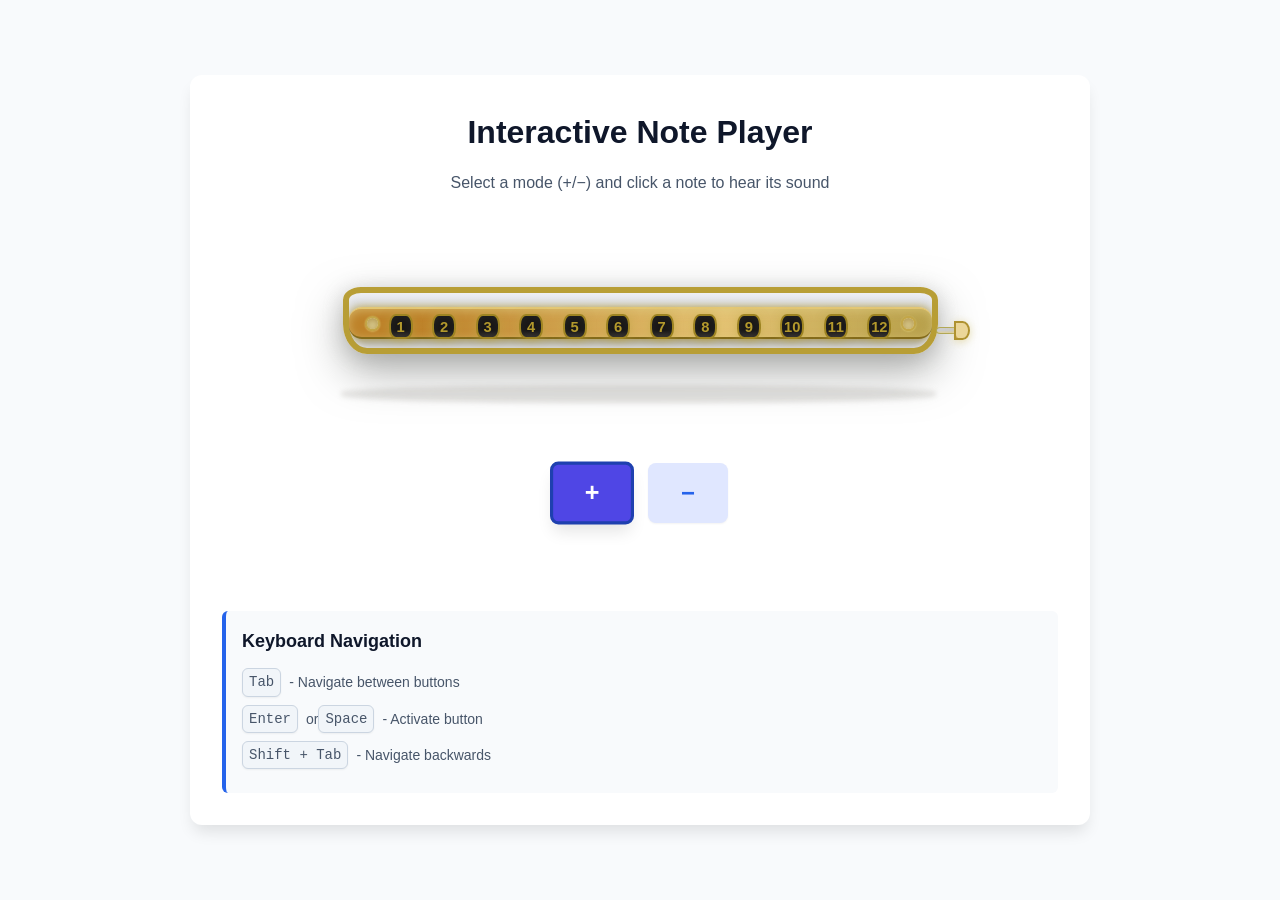
<file: Anvi_harmonica.html>
<!DOCTYPE html>
<html lang="en">
  <head>
    <meta charset="UTF-8" />
    <title>CSS Harmonica</title>
    <link rel="stylesheet" href="Anvi_harmonica.css" />
  </head>
  <body>



    <main class="player-container" role="main">
        <header class="player-header">
            <h1>Interactive Note Player</h1>
            <p class="player-description">Select a mode (+/−) and click a note to hear its sound</p>
        </header>

        <div class="container-harmonica-page">
        <div class="harmonica">
      <div class="harmonica-shadow"></div>
      <div class="harmonica-shell">
        <div class="harmonica-goldbar"></div>
        <div class="harmonica-screw left"></div>
        <div class="harmonica-screw right"></div>
        <div class="harmonica-slide">
          <div class="slide-rod"></div>
          <div class="slide-button"></div>
        </div>
        <div class="holes-row" id="holesRow"></div>
      </div>
      <div class="hole-output" id="holeOutput"></div>
    </div>

        <section class="mode-section" aria-label="Mode selection">
            <h2 class="visually-hidden">Select Playing Mode</h2>
            <div class="mode-buttons" role="group" aria-label="Mode toggle buttons">
                <button 
                    type="button"
                    id="mode-plus"
                    class="mode-btn active"
                    data-mode="plus"
                    aria-pressed="true"
                    aria-label="Plus mode"
                    title="Plus Mode">
                    <span aria-hidden="true">+</span>
                </button>
                <button 
                    type="button"
                    id="mode-minus"
                    class="mode-btn"
                    data-mode="minus"
                    aria-pressed="false"
                    aria-label="Minus mode"
                    title="Minus Mode">
                    <span aria-hidden="true">−</span>
                </button>
            </div>
            <div id="mode-status" class="visually-hidden" role="status" aria-live="polite" aria-atomic="true">
                Current mode: Plus
            </div>
        </section>

        <section class="notes-section" aria-label="Musical notes">
            <h2 class="visually-hidden">Select a Note to Play</h2>
            <div id="notes-container" class="notes-grid" role="group" aria-label="12 musical note buttons"></div>
            <div id="note-status" class="visually-hidden" role="status" aria-live="polite" aria-atomic="true">
                No note played yet
            </div>
        </section>

        <aside class="keyboard-instructions" aria-label="Keyboard navigation help">
            <h3>Keyboard Navigation</h3>
            <ul>
                <li><kbd>Tab</kbd> - Navigate between buttons</li>
                <li><kbd>Enter</kbd> or <kbd>Space</kbd> - Activate button</li>
                <li><kbd>Shift + Tab</kbd> - Navigate backwards</li>
            </ul>
        </aside>

        <div id="audio-container" class="visually-hidden" aria-hidden="true"></div>
    </main>
    </div>

    <script>
      
    </script>


    <script type="module" src="SriPriyan_buttonplayer.js"></script>
  </body>
</html>
</file>
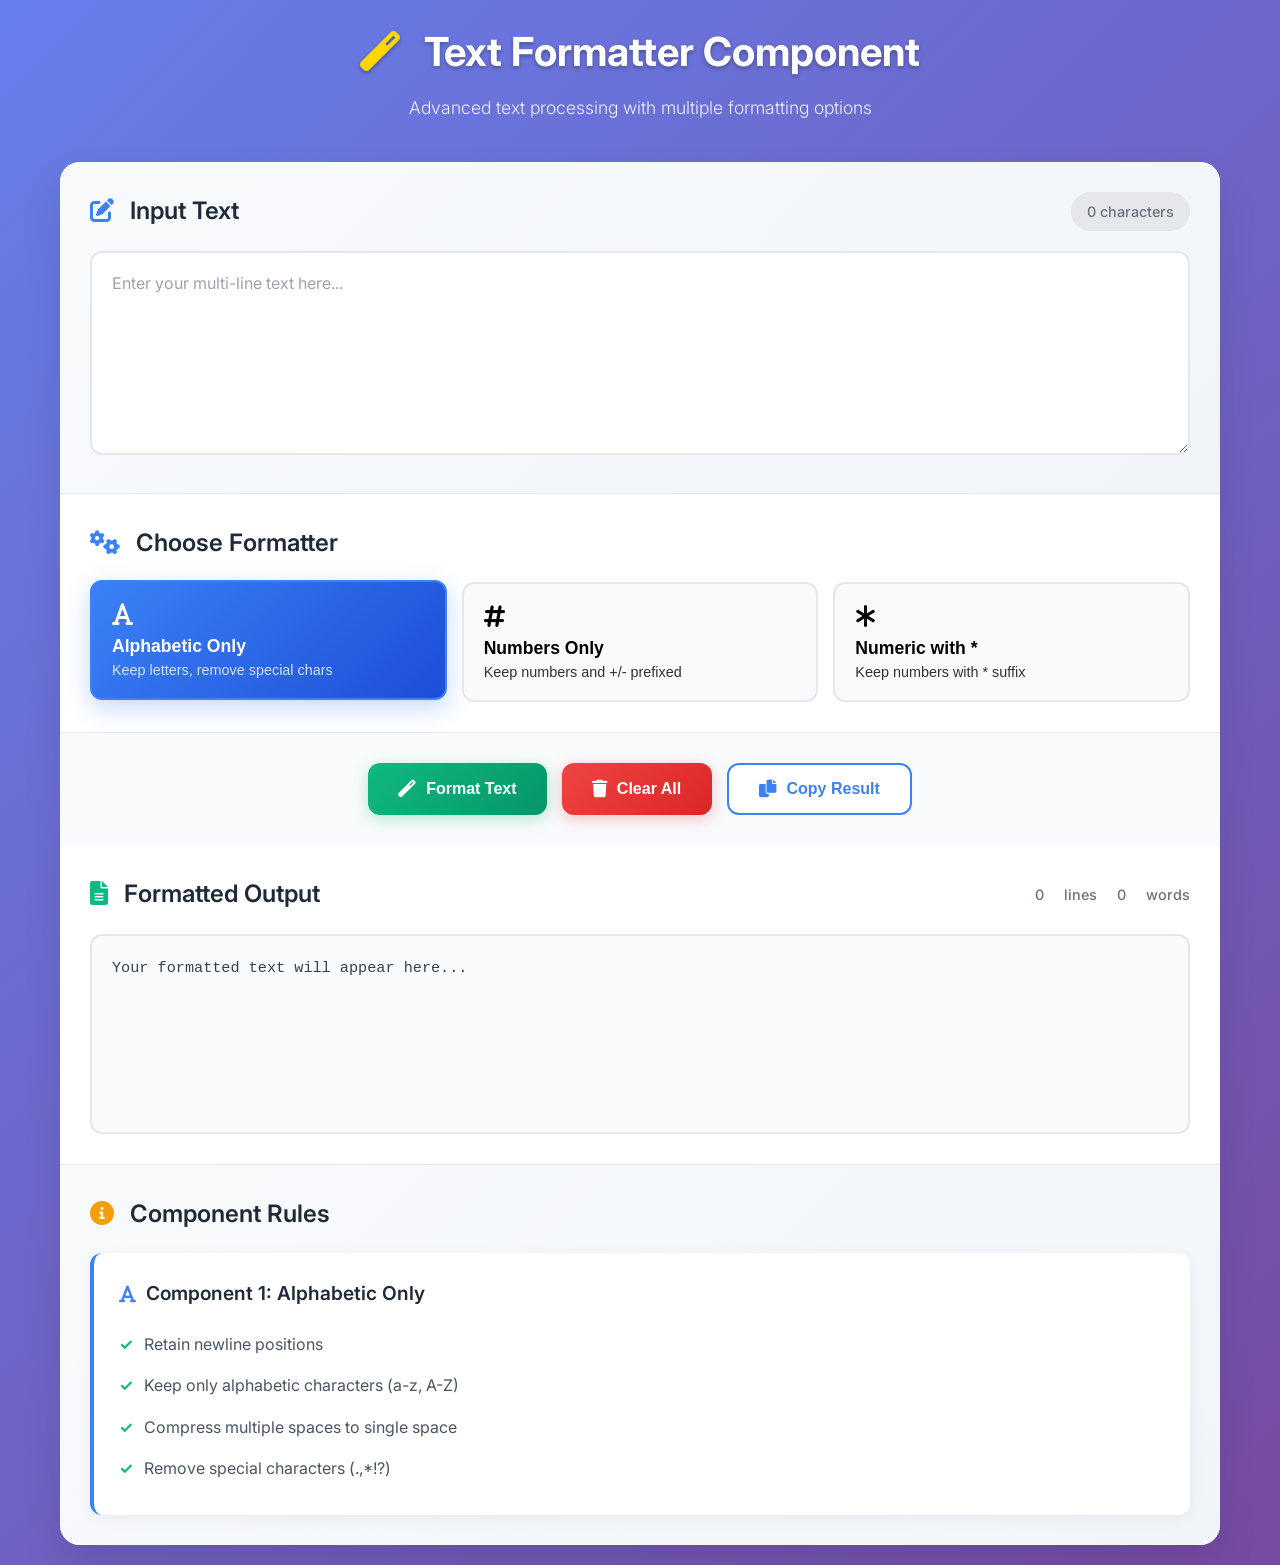
<file: Girish_textformatter.html>
<!DOCTYPE html>
<html lang="en">
<head>
    <meta charset="UTF-8">
    <meta name="viewport" content="width=device-width, initial-scale=1.0">
    <title>Text Formatter Component - Girish</title>
    <link rel="stylesheet" href="Girish_textformatter_style.css">
    <link href="https://fonts.googleapis.com/css2?family=Inter:wght@300;400;500;600;700&display=swap" rel="stylesheet">
    <link rel="stylesheet" href="https://cdnjs.cloudflare.com/ajax/libs/font-awesome/6.0.0/css/all.min.css">
</head>
<body>
    <div class="container">
        <header class="header">
            <h1 class="title">
                <i class="fas fa-magic"></i>
                Text Formatter Component
            </h1>
            <p class="subtitle">Advanced text processing with multiple formatting options</p>
        </header>

        <div class="main-content">
            <!-- Input Section -->
            <div class="input-section">
                <div class="input-header">
                    <h2><i class="fas fa-edit"></i> Input Text</h2>
                    <div class="char-counter">
                        <span id="charCount">0</span> characters
                    </div>
                </div>
                <textarea 
                    id="inputText" 
                    class="text-input" 
                    placeholder="Enter your multi-line text here..."
                    rows="8"
                ></textarea>
            </div>

            <!-- Component Selection -->
            <div class="component-selection">
                <h2><i class="fas fa-cogs"></i> Choose Formatter</h2>
                <div class="component-tabs">
                    <button class="tab-btn active" data-component="1">
                        <i class="fas fa-font"></i>
                        <span>Alphabetic Only</span>
                        <small>Keep letters, remove special chars</small>
                    </button>
                    <button class="tab-btn" data-component="2">
                        <i class="fas fa-hashtag"></i>
                        <span>Numbers Only</span>
                        <small>Keep numbers and +/- prefixed</small>
                    </button>
                    <button class="tab-btn" data-component="3">
                        <i class="fas fa-asterisk"></i>
                        <span>Numeric with *</span>
                        <small>Keep numbers with * suffix</small>
                    </button>
                </div>
            </div>

            <!-- Action Buttons -->
            <div class="action-buttons">
                <button id="formatBtn" class="btn btn-primary">
                    <i class="fas fa-magic"></i>
                    Format Text
                </button>
                <button id="clearBtn" class="btn btn-secondary">
                    <i class="fas fa-trash"></i>
                    Clear All
                </button>
                <button id="copyBtn" class="btn btn-outline">
                    <i class="fas fa-copy"></i>
                    Copy Result
                </button>
            </div>

            <!-- Output Section -->
            <div class="output-section">
                <div class="output-header">
                    <h2><i class="fas fa-file-text"></i> Formatted Output</h2>
                    <div class="output-stats">
                        <span id="lineCount">0</span> lines
                        <span id="wordCount">0</span> words
                    </div>
                </div>
                <div class="output-container">
                    <pre id="outputText" class="output-text">Your formatted text will appear here...</pre>
                </div>
            </div>

            <!-- Component Rules -->
            <div class="rules-section">
                <h2><i class="fas fa-info-circle"></i> Component Rules</h2>
                <div class="rules-content">
                    <div class="rule-card" id="rule1">
                        <h3><i class="fas fa-font"></i> Component 1: Alphabetic Only</h3>
                        <ul>
                            <li>Retain newline positions</li>
                            <li>Keep only alphabetic characters (a-z, A-Z)</li>
                            <li>Compress multiple spaces to single space</li>
                            <li>Remove special characters (.,*!?)</li>
                        </ul>
                    </div>
                    <div class="rule-card" id="rule2" style="display: none;">
                        <h3><i class="fas fa-hashtag"></i> Component 2: Numbers Only</h3>
                        <ul>
                            <li>Retain newline positions</li>
                            <li>Keep only numeric terms (0-9)</li>
                            <li>Keep +/- prefixed numbers (+5, -6, +12)</li>
                        </ul>
                    </div>
                    <div class="rule-card" id="rule3" style="display: none;">
                        <h3><i class="fas fa-asterisk"></i> Component 3: Numeric with *</h3>
                        <ul>
                            <li>Retain terms where * follows numeric terms (+6*, -7*)</li>
                            <li>Compress multiple spaces to single space</li>
                            <li>Remove special characters except *</li>
                        </ul>
                    </div>
                </div>
            </div>
        </div>

        <!-- Toast Notifications -->
        <div id="toast" class="toast">
            <i class="fas fa-check-circle"></i>
            <span id="toastMessage">Text formatted successfully!</span>
        </div>
    </div>

    <script src="Girish_textformatter_script.js"></script>
</body>
</html>
</file>
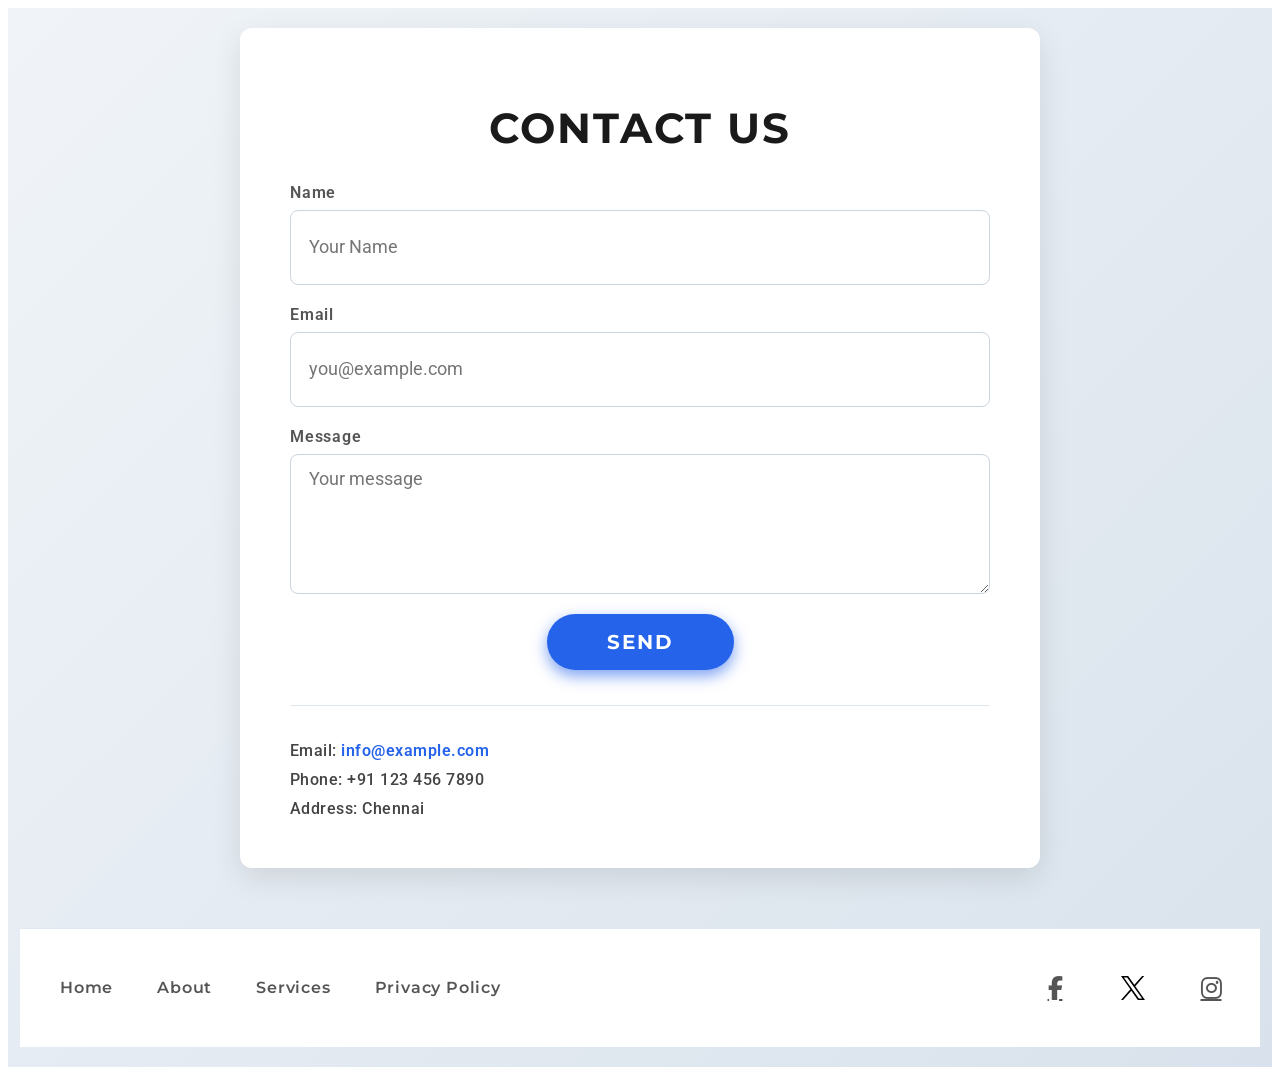
<file: nerolena_contactfooter.html>
<!DOCTYPE html>
<html lang="en">
<head>
    <meta charset="UTF-8" />
    <meta name="viewport" content="width=device-width, initial-scale=1" />
    <title>Contact & Footer</title>
    <link rel="stylesheet" href="nerolena_contactfooter_style.css" />
    <link rel="stylesheet" href="https://cdnjs.cloudflare.com/ajax/libs/font-awesome/6.4.0/css/all.min.css" />
</head>
<body>
    <div class="ContactFooterApp">
       
        <section class="contact-section">
            <h2>Contact Us</h2>
            <form class="contact-form" id="contactForm" novalidate>
                <div class="form-group">
                    <label for="name">Name</label>
                    <input type="text" id="name" name="name" placeholder="Your Name" required />
                </div>
                <div class="form-group">
                    <label for="email">Email</label>
                    <input type="email" id="email" name="email" placeholder="you@example.com" required />
                </div>
                <div class="form-group">
                    <label for="message">Message</label>
                    <textarea id="message" name="message" placeholder="Your message" required></textarea>
                </div>
                <button type="submit">Send</button>
            </form>
            <div class="contact-details">
                <p>Email: <a href="mailto:info@example.com">info@example.com</a></p>
                <p>Phone: +91 123 456 7890</p>
                <p>Address: Chennai</p>
            </div>
        </section>

        <footer class="footer">
            <div class="footer-links">
                <a href="#">Home</a>
                <a href="#">About</a>
                <a href="#">Services</a>
                <a href="#">Privacy Policy</a>
            </div>
            <div class="social-icons">
                <a href="#" class="social-icon" aria-label="Facebook" title="Facebook"><i class="fab fa-facebook-f"></i></a>
                <a href="#" class="social-icon" aria-label="[translate:X]" title="[translate:X]">
                    <img src="x-logo.svg" alt="[translate:X] logo" />
                </a>
                <a href="#" class="social-icon" aria-label="Instagram" title="Instagram"><i class="fab fa-instagram"></i></a>
            </div>
        </footer>
    </div>

    <script src="nerolena_contactfooter_script.js"></script>
</body>
</html>
</file>
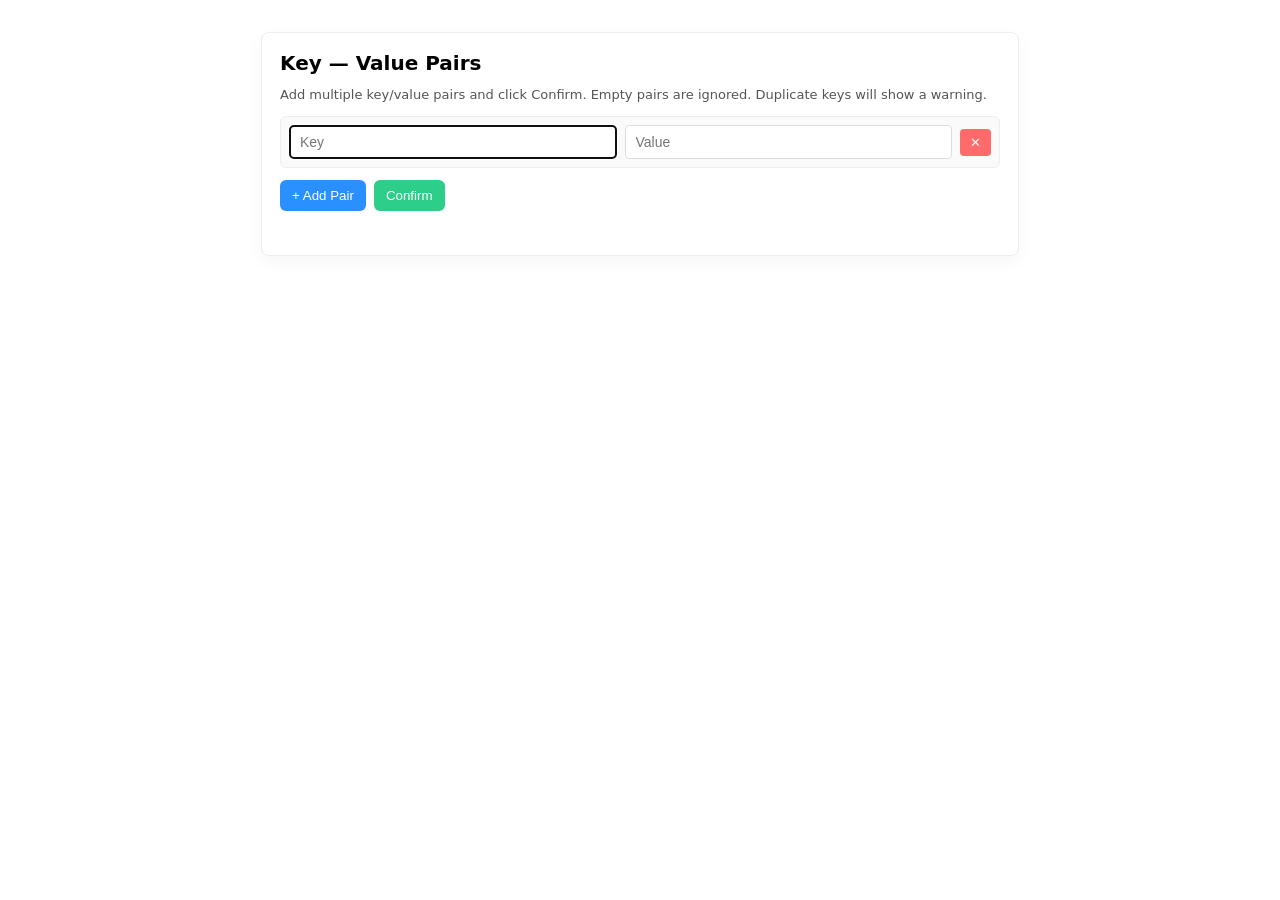
<file: Vinayak_keypairs.html>
<!doctype html>
<html lang="en">
<head>
  <meta charset="utf-8">
  <meta name="viewport" content="width=device-width,initial-scale=1">
  <title>Vinayak — Key Value Pairs</title>
  <link rel="stylesheet" href="Vinayak_keypairs_style.css">
</head>
<body>
  <div class="Vinayak">
    <h1>Key — Value Pairs</h1>
    <p class="Vinayak__hint">Add multiple key/value pairs and click Confirm. Empty pairs are ignored. Duplicate keys will show a warning.</p>

    <div class="Vinayak__rows" aria-live="polite">
      <!-- rows injected here -->
    </div>

    <div class="Vinayak__controls">
      <button type="button" class="Vinayak__add">+ Add Pair</button>
      <button type="button" class="Vinayak__confirm">Confirm</button>
    </div>

    <div class="Vinayak__message" aria-live="assertive"></div>
  </div>

  <script src="Vinayak_keypairs_script.js" defer></script>
</body>
</html>
</file>
<file: Anvi_harmonica.css>
body {
  font-family: sans-serif;
  background: #f4f4f4;
  margin: 0;
  padding: 0;
}


.container-harmonica-page
{
  display: flex;
  flex-direction: column;
}

.harmonica {
  width: 630px;
  margin: 60px auto 0 auto;
  position: relative;
  padding-bottom: 46px;
}

.harmonica-shadow {
  width: 595px;
  height: 18px;
  margin: 0 auto;
  background: radial-gradient(ellipse at center, #b2b0aa 65%, transparent 100%);
  border-radius: 40%;
  position: absolute;
  left: 16px;
  top: 98px;
  z-index: 0;
  opacity: 0.35;
  filter: blur(2.5px);
}

.harmonica-shell {
  position: relative;
  margin: 0 auto;
  width: 595px;
  height: 67px;
  background: linear-gradient(180deg, #edeff5 0%, #d2d5db 31%, #adadaa 80%);
  border-radius: 18px 18px 24px 24px / 13px 13px 30px 30px;
  box-shadow: 0 18px 44px #8b8c89ab, 0 -1.5px 8px #eee inset, 0 4px 20px #8885;
  border: 6.5px solid #b89e36;
  overflow: visible;
  z-index: 2;
}

.harmonica-goldbar {
  position: absolute;
  left: 0;
  right: 0;
  top: 14px;
  height: 32px;
  background: linear-gradient(90deg, #be832a 12%, #e4c373 64%, #b7a04b 100%);
  border-radius: 13px;
  border-top: 2.5px solid #e3c774;
  border-bottom: 2.5px solid #846b1a;
  z-index: 2;
  box-shadow: 0 2px 10px #e0ce8792 inset, 0 0 8px #ba9d33e0;
}

.harmonica-screw {
  position: absolute;
  top: 23px;
  width: 15px;
  height: 15px;
  background: radial-gradient(circle at 62% 48%, #ede6b2 74%, #ad903b 100%);
  border-radius: 50%;
  border: 2.5px solid #c3a648;
  box-shadow: 0 2px 8px #885e08a6 inset, 0 0.5px 2px #e5d782bb;
  z-index: 11;
}
.harmonica-screw.left {
  left: 16px;
}
.harmonica-screw.right {
  right: 16px;
}

.harmonica-slide {
  position: absolute;
  right: -42px;
  top: 27px;
  width: 38px;
  height: 20px;
  display: flex;
  align-items: center;
  z-index: 15;
}
.slide-rod {
  width: 22px;
  height: 7px;
  background: linear-gradient(180deg, #ccc 50%, #dfd19d 100%);
  border: 1.2px solid #b2a855;
  border-radius: 5px 0 0 5px / 4px 0 0 4px;
}
.slide-button {
  width: 16px;
  height: 18.5px;
  background: radial-gradient(ellipse at 60% 42%, #ebd699 81%, #be9230 100%);
  border: 2px solid #af9230;
  border-radius: 0 50% 50% 0/ 0 56% 56% 0;
  margin-left: -3.5px;
  box-shadow: 0 1.5px 8px #dbcb88a9;
}

.holes-row {
  position: absolute;
  left: 40px;
  right: 40px;
  top: 18px;
  height: 31px;
  display: flex;
  gap: 5px;
  z-index: 8;
  justify-content: space-between;
  align-items: center;
}

.harmonica-hole {
  width: 24px;
  height: 25px;
  border-radius: 29%/42%;
  background: linear-gradient(180deg, #191716 70%, #3f3a36 98%);
  border: 2.2px solid #9e8422;
  box-shadow: 0 1px 8px #baa44482, 0 1px 8px #222 inset;
  font-size: 0.92rem;
  color: #b3992c;
  font-weight: bold;
  cursor: pointer;
  outline: none;
  transition: background 0.21s, box-shadow 0.13s;
  margin-top: 3px;
  margin-bottom: 3.2px;
}
.harmonica-hole:hover,
.harmonica-hole:focus {
  background: linear-gradient(180deg, #2b2826 85%, #514b47 100%);
  border-color: #e9cd79;
  box-shadow: 0 0 13px #000000a0, 0 0 14px #faee8b;
}

.hole-output {
  margin-top: 35px;
  font-size: 1.23rem;
  color: #b3992c;
  min-height: 28px;
  font-weight: bold;
  transition: color 0.17s;
}



/* ========================================
   CSS Variables for Theme Management
   ======================================== */
:root {
    /* Color Palette */
    --primary-color: #2563eb;
    --primary-hover: #1d4ed8;
    --primary-active: #1e40af;
    --secondary-color: #7c3aed;
    --accent-color: #06b6d4;
    
    /* Background Colors */
    --bg-body: #f8fafc;
    --bg-container: #ffffff;
    --bg-note-btn: #f1f5f9;
    --bg-note-hover: #e2e8f0;
    --bg-note-active: #cbd5e1;
    --bg-mode-btn: #e0e7ff;
    --bg-mode-active: #4f46e5;
    
    /* Text Colors */
    --text-primary: #0f172a;
    --text-secondary: #475569;
    --text-white: #ffffff;
    --text-muted: #64748b;
    
    /* Border and Shadow */
    --border-color: #cbd5e1;
    --shadow-sm: 0 1px 2px 0 rgba(0, 0, 0, 0.05);
    --shadow-md: 0 4px 6px -1px rgba(0, 0, 0, 0.1);
    --shadow-lg: 0 10px 15px -3px rgba(0, 0, 0, 0.1);
    
    /* Spacing */
    --spacing-xs: 0.5rem;
    --spacing-sm: 0.75rem;
    --spacing-md: 1rem;
    --spacing-lg: 1.5rem;
    --spacing-xl: 2rem;
    
    /* Typography */
    --font-base: -apple-system, BlinkMacSystemFont, 'Segoe UI', Roboto, 'Helvetica Neue', Arial, sans-serif;
    --font-mono: 'Courier New', Courier, monospace;
    --font-size-sm: 0.875rem;
    --font-size-base: 1rem;
    --font-size-lg: 1.125rem;
    --font-size-xl: 1.5rem;
    --font-size-2xl: 2rem;
    
    /* Transitions */
    --transition-fast: 150ms ease-in-out;
    --transition-base: 250ms ease-in-out;
    --transition-slow: 350ms ease-in-out;
    
    /* Border Radius */
    --radius-sm: 0.375rem;
    --radius-md: 0.5rem;
    --radius-lg: 0.75rem;
    --radius-full: 9999px;
}

/* ========================================
   Global Reset and Base Styles
   ======================================== */
* {
    margin: 0;
    padding: 0;
    box-sizing: border-box;
}

body {
    font-family: var(--font-base);
    font-size: var(--font-size-base);
    line-height: 1.6;
    color: var(--text-primary);
    background-color: var(--bg-body);
    min-height: 100vh;
    display: flex;
    justify-content: center;
    align-items: center;
    padding: var(--spacing-md);
}

/* ========================================
   Utility Classes
   ======================================== */
/* Hide elements visually but keep them accessible to screen readers */
.visually-hidden {
    position: absolute;
    width: 1px;
    height: 1px;
    margin: -1px;
    padding: 0;
    overflow: hidden;
    clip: rect(0, 0, 0, 0);
    white-space: nowrap;
    border: 0;
}

/* Keyboard focus indicator (WCAG compliance) */    
*:focus-visible {
    outline: 3px solid var(--primary-color);
    outline-offset: 2px;
}

/* ========================================
   Main Container Layout
   ======================================== */
.player-container {
    max-width: 900px;
    width: 100%;
    background-color: var(--bg-container);
    border-radius: var(--radius-lg);
    box-shadow: var(--shadow-lg);
    padding: var(--spacing-xl);
}

/* ========================================
   Header Section
   ======================================== */
.player-header {
    text-align: center;
    margin-bottom: var(--spacing-xl);
}

.player-header h1 {
    font-size: var(--font-size-2xl);
    font-weight: 700;
    color: var(--text-primary);
    margin-bottom: var(--spacing-sm);
}

.player-description {
    font-size: var(--font-size-base);
    color: var(--text-secondary);
    margin: 0;
}

/* ========================================
   Mode Selection Section
   ======================================== */
.mode-section {
    margin-bottom: var(--spacing-xl);
}

.mode-buttons {
    display: flex;
    justify-content: center;
    gap: var(--spacing-md);
    flex-wrap: wrap;
}

/* Mode toggle buttons styling */
.mode-btn {
    min-width: 80px;
    height: 60px;
    font-size: var(--font-size-xl);
    font-weight: 700;
    color: var(--primary-color);
    background-color: var(--bg-mode-btn);
    border: 3px solid transparent;
    border-radius: var(--radius-md);
    cursor: pointer;
    transition: all var(--transition-base);
    display: flex;
    align-items: center;
    justify-content: center;
    box-shadow: var(--shadow-sm);
}

/* Mode button hover state */
.mode-btn:hover {
    transform: translateY(-2px);
    box-shadow: var(--shadow-md);
    background-color: #c7d2fe;
}

/* Mode button active state */
.mode-btn.active {
    background-color: var(--bg-mode-active);
    color: var(--text-white);
    border-color: var(--primary-active);
    transform: scale(1.05);
    box-shadow: var(--shadow-lg);
}

/* Mode button focus state for keyboard navigation */
.mode-btn:focus-visible {
    outline: 3px solid var(--secondary-color);
    outline-offset: 3px;
}

/* Mode button pressed animation */
.mode-btn:active {
    transform: scale(0.95);
}

/* ========================================
   Notes Section
   ======================================== */
.notes-section {
    margin-bottom: var(--spacing-xl);
}

.notes-grid {
    display: flex;
    flex-wrap: wrap;
    gap: var(--spacing-sm);
    justify-content: center;
    align-items: stretch;
}

/* Individual note button styling */
.note-btn {
    min-width: 60px;
    flex: 1 1 calc(8.333% - var(--spacing-sm)); /* 12 columns */
    max-width: 80px;
    height: 70px;
    font-size: var(--font-size-lg);
    font-weight: 600;
    color: var(--text-primary);
    background-color: var(--bg-note-btn);
    border: 2px solid var(--border-color);
    border-radius: var(--radius-md);
    cursor: pointer;
    transition: all var(--transition-base);
    display: flex;
    align-items: center;
    justify-content: center;
    box-shadow: var(--shadow-sm);
    position: relative;
    overflow: hidden;
}

/* Note button hover effect */
.note-btn:hover {
    background-color: var(--bg-note-hover);
    border-color: var(--primary-color);
    transform: translateY(-3px);
    box-shadow: var(--shadow-md);
}

/* Note button active/pressed state */
.note-btn:active,
.note-btn.playing {
    background-color: var(--bg-note-active);
    transform: scale(0.95);
    box-shadow: var(--shadow-sm);
}

/* Visual feedback when note is playing */
.note-btn.playing {
    background-color: var(--accent-color);
    color: var(--text-white);
    border-color: var(--accent-color);
    animation: pulse 0.3s ease-in-out;
}

/* Last played note highlight */
.note-btn.last-played {
    background-color: var(--bg-note-active);
    border-color: var(--primary-active);
}

/* Pulse animation for playing state */
@keyframes pulse {
    0% {
        transform: scale(1);
    }
    50% {
        transform: scale(1.1);
    }
    100% {
        transform: scale(1);
    }
}

/* Note button focus state */
.note-btn:focus-visible {
    outline: 3px solid var(--accent-color);
    outline-offset: 2px;
}

/* Sharp/flat symbol styling (#) */
.note-btn .sharp-symbol {
    font-size: 0.85em;
    vertical-align: super;
}

/* ========================================
   Keyboard Instructions Section
   ======================================== */
.keyboard-instructions {
    background-color: var(--bg-body);
    border-left: 4px solid var(--primary-color);
    padding: var(--spacing-md);
    border-radius: var(--radius-sm);
    margin-top: var(--spacing-lg);
}

.keyboard-instructions h3 {
    font-size: var(--font-size-lg);
    color: var(--text-primary);
    margin-bottom: var(--spacing-sm);
}

.keyboard-instructions ul {
    list-style: none;
    padding: 0;
}

.keyboard-instructions li {
    color: var(--text-secondary);
    font-size: var(--font-size-sm);
    margin-bottom: var(--spacing-xs);
    display: flex;
    align-items: center;
}

.keyboard-instructions kbd {
    background-color: var(--bg-note-btn);
    border: 1px solid var(--border-color);
    border-radius: var(--radius-sm);
    padding: 2px 6px;
    font-family: var(--font-mono);
    font-size: var(--font-size-sm);
    margin-right: var(--spacing-xs);
    box-shadow: var(--shadow-sm);
}

/* ========================================
   Responsive Design - Tablet
   ======================================== */
@media (max-width: 768px) {
    .player-container {
        padding: var(--spacing-lg);
    }
    
    .player-header h1 {
        font-size: var(--font-size-xl);
    }
    
    .notes-grid {
        gap: var(--spacing-xs);
    }
    
    .note-btn {
        min-width: 50px;
        max-width: 70px;
        height: 60px;
        font-size: var(--font-size-base);
    }
    
    .mode-btn {
        min-width: 70px;
        height: 50px;
        font-size: var(--font-size-lg);
    }
}

/* ========================================
   Responsive Design - Mobile
   ======================================== */
@media (max-width: 480px) {
    body {
        padding: var(--spacing-sm);
    }
    
    .player-container {
        padding: var(--spacing-md);
    }
    
    .player-header h1 {
        font-size: var(--font-size-lg);
    }
    
    .player-description {
        font-size: var(--font-size-sm);
    }
    
    .notes-grid {
        gap: var(--spacing-xs);
    }
    
    .note-btn {
        min-width: 45px;
        max-width: 60px;
        height: 50px;
        font-size: var(--font-size-sm);
        flex: 1 1 calc(16.666% - var(--spacing-xs)); /* 6 columns on mobile */
    }
    
    .mode-btn {
        min-width: 60px;
        height: 45px;
        font-size: var(--font-size-base);
    }
    
    .keyboard-instructions {
        padding: var(--spacing-sm);
    }
    
    .keyboard-instructions h3 {
        font-size: var(--font-size-base);
    }
}

/* ========================================
   Reduced Motion Support (Accessibility)
   ======================================== */
@media (prefers-reduced-motion: reduce) {
    *,
    *::before,
    *::after {
        animation-duration: 0.01ms !important;
        animation-iteration-count: 1 !important;
        transition-duration: 0.01ms !important;
    }
    
    .note-btn:hover,
    .mode-btn:hover {
        transform: none;
    }
}

/* ========================================
   High Contrast Mode Support (Accessibility)
   ======================================== */
@media (prefers-contrast: high) {
    .mode-btn {
        border: 3px solid currentColor;
    }
    
    .note-btn {
        border: 3px solid currentColor;
    }
}

/* ========================================
   Print Styles
   ======================================== */
@media print {
    body {
        background-color: white;
    }
    
    .player-container {
        box-shadow: none;
        border: 1px solid black;
    }
    
    .keyboard-instructions {
        page-break-inside: avoid;
    }
}
</file>
<file: Girish_textformatter_style.css>
/* Reset and Base Styles */
* {
    margin: 0;
    padding: 0;
    box-sizing: border-box;
}

body {
    font-family: 'Inter', -apple-system, BlinkMacSystemFont, 'Segoe UI', Roboto, sans-serif;
    background: linear-gradient(135deg, #667eea 0%, #764ba2 100%);
    min-height: 100vh;
    color: #333;
    line-height: 1.6;
}

.container {
    max-width: 1200px;
    margin: 0 auto;
    padding: 20px;
}

/* Header Styles */
.header {
    text-align: center;
    margin-bottom: 40px;
    color: white;
}

.title {
    font-size: 2.5rem;
    font-weight: 700;
    margin-bottom: 10px;
    text-shadow: 0 2px 4px rgba(0,0,0,0.3);
}

.title i {
    margin-right: 15px;
    color: #ffd700;
}

.subtitle {
    font-size: 1.1rem;
    opacity: 0.9;
    font-weight: 300;
}

/* Main Content */
.main-content {
    background: white;
    border-radius: 20px;
    box-shadow: 0 20px 40px rgba(0,0,0,0.1);
    overflow: hidden;
    animation: slideUp 0.6s ease-out;
}

@keyframes slideUp {
    from {
        opacity: 0;
        transform: translateY(30px);
    }
    to {
        opacity: 1;
        transform: translateY(0);
    }
}

/* Input Section */
.input-section {
    padding: 30px;
    border-bottom: 1px solid #e5e7eb;
    background: linear-gradient(135deg, #f8fafc 0%, #f1f5f9 100%);
}

.input-header {
    display: flex;
    justify-content: space-between;
    align-items: center;
    margin-bottom: 20px;
}

.input-header h2 {
    color: #1f2937;
    font-size: 1.5rem;
    font-weight: 600;
}

.input-header h2 i {
    margin-right: 10px;
    color: #3b82f6;
}

.char-counter {
    background: #e5e7eb;
    padding: 8px 16px;
    border-radius: 20px;
    font-size: 0.9rem;
    color: #6b7280;
    font-weight: 500;
}

.text-input {
    width: 100%;
    border: 2px solid #e5e7eb;
    border-radius: 12px;
    padding: 20px;
    font-size: 1rem;
    font-family: 'Inter', sans-serif;
    resize: vertical;
    transition: all 0.3s ease;
    background: white;
}

.text-input:focus {
    outline: none;
    border-color: #3b82f6;
    box-shadow: 0 0 0 3px rgba(59, 130, 246, 0.1);
}

.text-input::placeholder {
    color: #9ca3af;
}

/* Component Selection */
.component-selection {
    padding: 30px;
    background: white;
}

.component-selection h2 {
    color: #1f2937;
    font-size: 1.5rem;
    font-weight: 600;
    margin-bottom: 20px;
}

.component-selection h2 i {
    margin-right: 10px;
    color: #3b82f6;
}

.component-tabs {
    display: grid;
    grid-template-columns: repeat(auto-fit, minmax(250px, 1fr));
    gap: 15px;
}

.tab-btn {
    background: #f8fafc;
    border: 2px solid #e5e7eb;
    border-radius: 12px;
    padding: 20px;
    cursor: pointer;
    transition: all 0.3s ease;
    text-align: left;
    position: relative;
    overflow: hidden;
}

.tab-btn::before {
    content: '';
    position: absolute;
    top: 0;
    left: -100%;
    width: 100%;
    height: 100%;
    background: linear-gradient(90deg, transparent, rgba(255,255,255,0.4), transparent);
    transition: left 0.5s;
}

.tab-btn:hover::before {
    left: 100%;
}

.tab-btn:hover {
    border-color: #3b82f6;
    transform: translateY(-2px);
    box-shadow: 0 8px 25px rgba(59, 130, 246, 0.15);
}

.tab-btn.active {
    background: linear-gradient(135deg, #3b82f6, #1d4ed8);
    border-color: #3b82f6;
    color: white;
    transform: translateY(-2px);
    box-shadow: 0 8px 25px rgba(59, 130, 246, 0.3);
}

.tab-btn i {
    font-size: 1.5rem;
    margin-bottom: 10px;
    display: block;
}

.tab-btn span {
    font-weight: 600;
    font-size: 1.1rem;
    display: block;
    margin-bottom: 5px;
}

.tab-btn small {
    opacity: 0.8;
    font-size: 0.9rem;
}

/* Action Buttons */
.action-buttons {
    padding: 30px;
    display: flex;
    gap: 15px;
    justify-content: center;
    flex-wrap: wrap;
    background: #f8fafc;
    border-top: 1px solid #e5e7eb;
}

.btn {
    padding: 15px 30px;
    border: none;
    border-radius: 12px;
    font-size: 1rem;
    font-weight: 600;
    cursor: pointer;
    transition: all 0.3s ease;
    display: flex;
    align-items: center;
    gap: 10px;
    min-width: 150px;
    justify-content: center;
}

.btn i {
    font-size: 1.1rem;
}

.btn-primary {
    background: linear-gradient(135deg, #10b981, #059669);
    color: white;
    box-shadow: 0 4px 15px rgba(16, 185, 129, 0.3);
}

.btn-primary:hover {
    transform: translateY(-2px);
    box-shadow: 0 8px 25px rgba(16, 185, 129, 0.4);
}

.btn-secondary {
    background: linear-gradient(135deg, #ef4444, #dc2626);
    color: white;
    box-shadow: 0 4px 15px rgba(239, 68, 68, 0.3);
}

.btn-secondary:hover {
    transform: translateY(-2px);
    box-shadow: 0 8px 25px rgba(239, 68, 68, 0.4);
}

.btn-outline {
    background: white;
    color: #3b82f6;
    border: 2px solid #3b82f6;
}

.btn-outline:hover {
    background: #3b82f6;
    color: white;
    transform: translateY(-2px);
    box-shadow: 0 8px 25px rgba(59, 130, 246, 0.3);
}

/* Output Section */
.output-section {
    padding: 30px;
    background: white;
}

.output-header {
    display: flex;
    justify-content: space-between;
    align-items: center;
    margin-bottom: 20px;
}

.output-header h2 {
    color: #1f2937;
    font-size: 1.5rem;
    font-weight: 600;
}

.output-header h2 i {
    margin-right: 10px;
    color: #10b981;
}

.output-stats {
    display: flex;
    gap: 20px;
    font-size: 0.9rem;
    color: #6b7280;
    font-weight: 500;
}

.output-container {
    background: #f8fafc;
    border: 2px solid #e5e7eb;
    border-radius: 12px;
    padding: 20px;
    min-height: 200px;
    position: relative;
}

.output-text {
    font-family: 'Monaco', 'Menlo', 'Ubuntu Mono', monospace;
    font-size: 0.95rem;
    line-height: 1.6;
    color: #374151;
    white-space: pre-wrap;
    word-wrap: break-word;
    margin: 0;
}

.output-text:empty::before {
    content: 'Your formatted text will appear here...';
    color: #9ca3af;
    font-style: italic;
}

/* Rules Section */
.rules-section {
    padding: 30px;
    background: linear-gradient(135deg, #f8fafc 0%, #f1f5f9 100%);
    border-top: 1px solid #e5e7eb;
}

.rules-section h2 {
    color: #1f2937;
    font-size: 1.5rem;
    font-weight: 600;
    margin-bottom: 20px;
}

.rules-section h2 i {
    margin-right: 10px;
    color: #f59e0b;
}

.rules-content {
    display: grid;
    gap: 20px;
}

.rule-card {
    background: white;
    border-radius: 12px;
    padding: 25px;
    box-shadow: 0 4px 15px rgba(0,0,0,0.05);
    border-left: 4px solid #3b82f6;
    transition: all 0.3s ease;
}

.rule-card:hover {
    transform: translateY(-2px);
    box-shadow: 0 8px 25px rgba(0,0,0,0.1);
}

.rule-card h3 {
    color: #1f2937;
    font-size: 1.2rem;
    font-weight: 600;
    margin-bottom: 15px;
    display: flex;
    align-items: center;
}

.rule-card h3 i {
    margin-right: 10px;
    color: #3b82f6;
}

.rule-card ul {
    list-style: none;
    padding: 0;
}

.rule-card li {
    padding: 8px 0;
    color: #4b5563;
    position: relative;
    padding-left: 25px;
}

.rule-card li::before {
    content: '✓';
    position: absolute;
    left: 0;
    color: #10b981;
    font-weight: bold;
}

/* Toast Notifications */
.toast {
    position: fixed;
    top: 20px;
    right: 20px;
    background: linear-gradient(135deg, #10b981, #059669);
    color: white;
    padding: 15px 25px;
    border-radius: 12px;
    box-shadow: 0 8px 25px rgba(16, 185, 129, 0.3);
    display: flex;
    align-items: center;
    gap: 10px;
    transform: translateX(400px);
    transition: transform 0.3s ease;
    z-index: 1000;
}

.toast.show {
    transform: translateX(0);
}

.toast i {
    font-size: 1.2rem;
}

/* Responsive Design */
@media (max-width: 768px) {
    .container {
        padding: 10px;
    }
    
    .title {
        font-size: 2rem;
    }
    
    .main-content {
        border-radius: 15px;
    }
    
    .input-section,
    .component-selection,
    .action-buttons,
    .output-section,
    .rules-section {
        padding: 20px;
    }
    
    .component-tabs {
        grid-template-columns: 1fr;
    }
    
    .action-buttons {
        flex-direction: column;
        align-items: center;
    }
    
    .btn {
        width: 100%;
        max-width: 300px;
    }
    
    .output-header {
        flex-direction: column;
        align-items: flex-start;
        gap: 10px;
    }
    
    .output-stats {
        align-self: flex-end;
    }
}

@media (max-width: 480px) {
    .title {
        font-size: 1.8rem;
    }
    
    .subtitle {
        font-size: 1rem;
    }
    
    .tab-btn {
        padding: 15px;
    }
    
    .btn {
        padding: 12px 20px;
        font-size: 0.9rem;
    }
}

/* Loading Animation */
.loading {
    position: relative;
    overflow: hidden;
}

.loading::after {
    content: '';
    position: absolute;
    top: 0;
    left: -100%;
    width: 100%;
    height: 100%;
    background: linear-gradient(90deg, transparent, rgba(255,255,255,0.4), transparent);
    animation: loading 1.5s infinite;
}

@keyframes loading {
    0% { left: -100%; }
    100% { left: 100%; }
}

/* Success Animation */
.success {
    animation: success 0.6s ease-out;
}

@keyframes success {
    0% { transform: scale(1); }
    50% { transform: scale(1.05); }
    100% { transform: scale(1); }
}
</file>
<file: nerolena_contactfooter_style.css>
@import url('https://fonts.googleapis.com/css2?family=Montserrat:wght@400;700&family=Roboto&display=swap');

.ContactFooterApp {
    font-family: 'Roboto', sans-serif;
    margin: 0;
    padding: 20px;
    display: flex;
    flex-direction: column;
    align-items: center;
    background: linear-gradient(135deg, #f0f4f8 0%, #d9e2ec 100%);
    color: #222;
}


.ContactFooterApp .contact-section {
    max-width: 700px;
    width: 100%;
    background-color: #fff;
    padding: 40px 50px;
    border-radius: 12px;
    box-shadow: 0 10px 30px rgba(0, 0, 0, 0.1);
    transition: box-shadow 0.3s ease;
}

.ContactFooterApp .contact-section:hover {
    box-shadow: 0 15px 40px rgba(0, 0, 0, 0.15);
}

.ContactFooterApp .contact-section h2 {
    font-family: 'Montserrat', sans-serif;
    font-weight: 700;
    font-size: 2.6rem;
    text-align: center;
    margin-bottom: 30px;
    letter-spacing: 2px;
    color: #1a1a1a;
    text-transform: uppercase;
}

.ContactFooterApp .contact-form {
    display: flex;
    flex-direction: column;
    gap: 20px;
}

.ContactFooterApp .form-group {
    display: flex;
    flex-direction: column;
}

.ContactFooterApp .form-group label {
    font-weight: 600;
    color: #555;
    margin-bottom: 8px;
    font-size: 1rem;
    letter-spacing: 0.05em;
}

.ContactFooterApp .form-group input,
.ContactFooterApp .form-group textarea {
    padding: 14px 18px;
    font-size: 1.1rem;
    border-radius: 8px;
    border: 1.5px solid #cbd5e1;
    font-family: 'Roboto', sans-serif;
    transition: border-color 0.3s ease, box-shadow 0.3s ease;
    resize: vertical;
    min-height: 45px;
}

.ContactFooterApp .form-group input:focus,
.ContactFooterApp .form-group textarea:focus {
    border-color: #2563eb;
    box-shadow: 0 0 8px rgba(37, 99, 235, 0.25);
    outline: none;
}

.ContactFooterApp .form-group textarea {
    min-height: 110px;
}

.ContactFooterApp button[type="submit"] {
    align-self: center;
    padding: 16px 60px;
    font-size: 1.25rem;
    font-weight: 700;
    font-family: 'Montserrat', sans-serif;
    color: white;
    background: #2563eb;
    border: none;
    border-radius: 50px;
    cursor: pointer;
    box-shadow: 0 6px 15px rgba(37, 99, 235, 0.6);
    transition: background 0.3s ease, box-shadow 0.3s ease;
    text-transform: uppercase;
    letter-spacing: 0.1em;
}

.ContactFooterApp button[type="submit"]:hover {
    background: #1d4ed8;
    box-shadow: 0 8px 25px rgba(29, 78, 216, 0.7);
}

.ContactFooterApp .contact-details {
    margin-top: 35px;
    font-family: 'Roboto', sans-serif;
    font-size: 1rem;
    color: #444;
    border-top: 1px solid #e2e8f0;
    padding-top: 25px;
    letter-spacing: 0.03em;
}

.ContactFooterApp .contact-details p {
    margin: 10px 0;
    font-weight: 500;
}

.ContactFooterApp .contact-details a {
    color: #2563eb;
    text-decoration: none;
    font-weight: 600;
    transition: color 0.3s ease;
}

.ContactFooterApp .contact-details a:hover {
    color: #1d4ed8;
}

.ContactFooterApp .footer {
    width: 100%;
    max-width: 1200px;
    margin-top: 60px;
    padding: 30px 20px;
    display: flex;
    flex-wrap: wrap;
    justify-content: space-between;
    align-items: center;
    border-top: 1px solid #e2e8f0;
    background-color: #fff;
}

.ContactFooterApp .footer-links a {
    margin: 0 20px;
    text-decoration: none;
    color: #555;
    font-weight: 600;
    font-family: 'Montserrat', sans-serif;
    transition: color 0.3s ease;
    letter-spacing: 0.05em;
}

.ContactFooterApp .footer-links a:hover {
    color: #2563eb;
}

.ContactFooterApp .social-icons {
    display: flex;
    gap: 20px;
}

.ContactFooterApp .social-icon {
    color: #555;
    font-size: 1.5rem;
    padding: 10px;
    border-radius: 50%;
    transition: background-color 0.3s, color 0.3s;
    display: flex;
    align-items: center;
    justify-content: center;
    width: 38px;
    height: 38px;
}

.ContactFooterApp .social-icon:hover {
    background-color: #2563eb;
    color: white;
}

.ContactFooterApp .social-icon img {
    width: 24px;
    height: 24px;
    display: block;
    object-fit: contain;
}


@media (max-width: 768px) {
    .ContactFooterApp {
        padding: 15px;
    }

    .ContactFooterApp .contact-section {
        padding: 30px 30px;
    }

    .ContactFooterApp .footer {
        flex-direction: column;
        align-items: center;
        padding: 20px 0;
    }

    .ContactFooterApp .footer-links {
        margin-bottom: 20px;
    }

    .ContactFooterApp .footer-links a {
        margin: 0 10px;
    }
}
</file>
<file: Vinayak_keypairs_style.css>
.Vinayak{
  font-family: system-ui, -apple-system, Segoe UI, Roboto, "Helvetica Neue", Arial;
  max-width:720px;
  margin:32px auto;
  padding:18px;
  border:1px solid #eee;
  border-radius:8px;
  background:#fff;
  box-shadow:0 6px 18px rgba(0,0,0,0.04);
}

.Vinayak h1{
  margin:0 0 12px 0;
  font-size:20px;
}

.Vinayak__hint{
  color:#555;
  font-size:13px;
  margin:0 0 14px 0;
}

.Vinayak__rows{
  display:flex;
  flex-direction:column;
  gap:8px;
  margin-bottom:12px;
}

.Vinayak__row{
  display:grid;
  grid-template-columns: 1fr 1fr auto;
  gap:8px;
  align-items:center;
  padding:8px;
  border:1px solid #eee;
  border-radius:6px;
  background:#fafafa;
}

.Vinayak__input{
  font-size:14px;
  padding:8px 10px;
  border:1px solid #ddd;
  border-radius:4px;
}

.Vinayak__key{ }
.Vinayak__value{ }

.Vinayak__del{
  background:#ff6b6b;
  color:white;
  border:none;
  padding:6px 10px;
  border-radius:4px;
  cursor:pointer;
}

.Vinayak__controls{
  display:flex;
  gap:8px;
  margin-bottom:8px;
}

.Vinayak__add{
  background:#2b90ff;
  color:white;
  border:none;
  padding:8px 12px;
  border-radius:6px;
  cursor:pointer;
}

.Vinayak__confirm{
  background:#2dce89;
  color:white;
  border:none;
  padding:8px 12px;
  border-radius:6px;
  cursor:pointer;
}

.Vinayak__message{
  min-height:18px;
  color:#333;
  font-size:13px;
}

.Vinayak__message--warn{
  color:#b44;
}

.Vinayak__message--ok{
  color:#22863a;
}

@media (max-width:520px){
  .Vinayak__row{ grid-template-columns: 1fr; }
  .Vinayak__del{ justify-self:end; }
}
</file>
